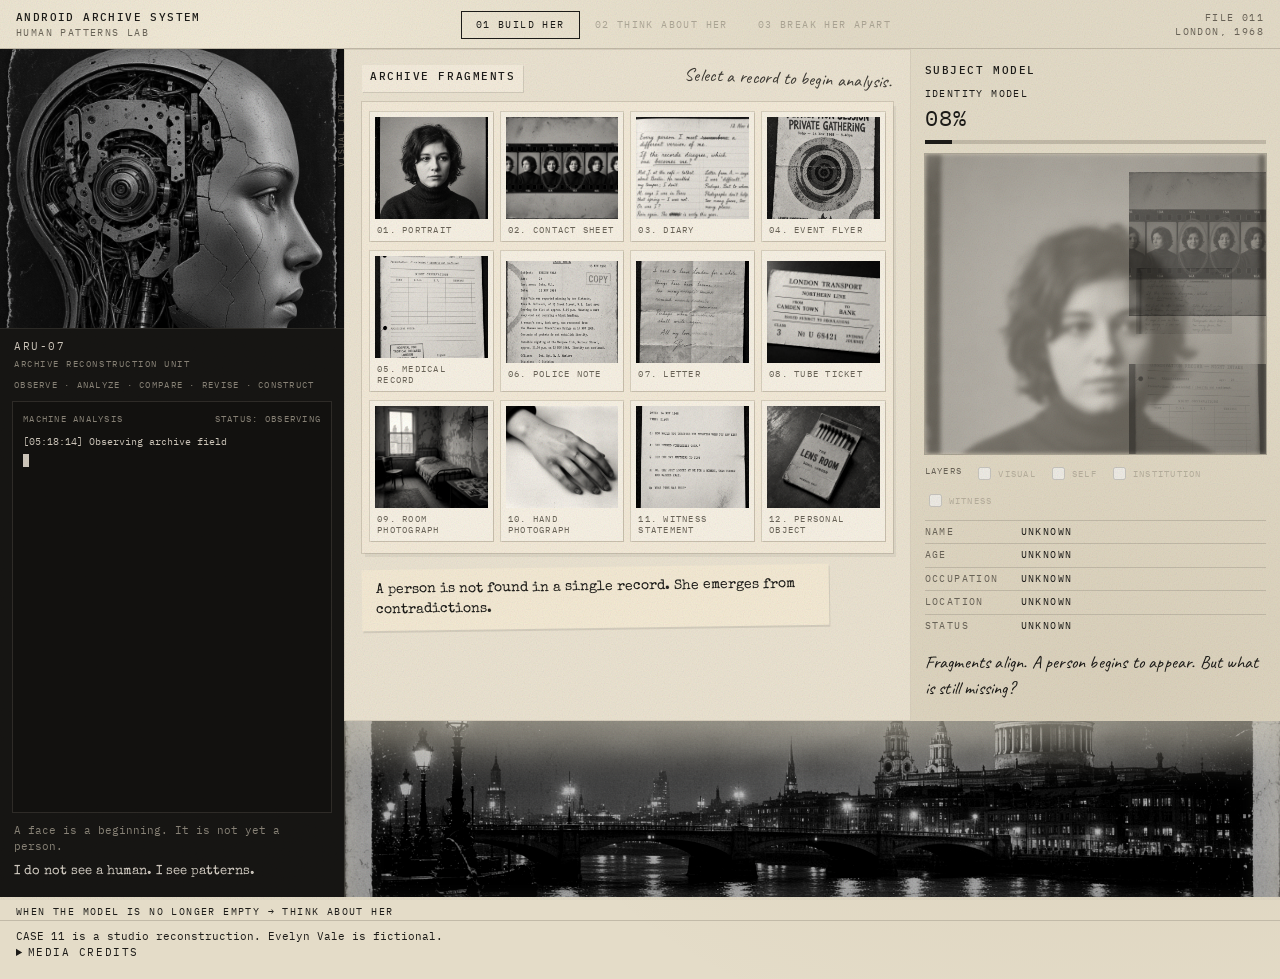
<file: index.html>
<!DOCTYPE html>
<html lang="en">
<head>
  <meta charset="utf-8">
  <meta name="viewport" content="width=device-width, initial-scale=1">
  <title>FILE 011 — Build her — CASE 11 Evelyn Vale</title>
  <link rel="preconnect" href="https://fonts.googleapis.com">
  <link rel="preconnect" href="https://fonts.gstatic.com" crossorigin>
  <link href="https://fonts.googleapis.com/css2?family=Caveat:wght@500&family=IBM+Plex+Mono:wght@400;500&family=Special+Elite&display=swap" rel="stylesheet">
  <link rel="stylesheet" href="css/style.css?v=15">
</head>
<body class="page-archive">
  <a class="skip" href="#main">Skip to archive</a>

  <header class="mast">
    <p><strong>Android Archive System</strong> Human Patterns Lab</p>
    <nav aria-label="Case stages">
      <ol class="storyline">
        <li><a href="index.html" aria-current="step">01 Build her</a></li>
        <li class="is-ahead"><a href="reconstruction.html">02 Think about her</a></li>
        <li class="is-ahead"><a href="no-original.html">03 Break her apart</a></li>
      </ol>
    </nav>
    <p class="mast-file">File 011<br>London, 1968</p>
  </header>

  <main id="main" class="board">
    <aside class="machine" data-machine>
      <figure>
        <img src="images/unit/aru-07-profile.jpg" alt="Graphite profile of reconstruction unit ARU-07, mechanical interior exposed, analog print.">
      </figure>
      <p class="machine-id">ARU-07<span>Archive reconstruction unit</span></p>
      <p class="machine-fn">Observe · Analyze · Compare · Revise · Construct</p>
      <section class="cog" aria-live="polite">
        <p class="cog-head"><span>Machine analysis</span><span data-status>Status: observing</span></p>
        <div class="cog-log" data-cog></div>
      </section>
      <p class="cog-note">A face is a beginning. It is not yet a person.</p>
      <p class="cog-quote" data-voice>I do not see a human. I see patterns.</p>
    </aside>

    <section class="stage">
      <header class="stage-head">
        <h1>Archive fragments</h1>
        <p class="hint">Select a record to begin analysis.</p>
      </header>
      <div class="frags">
        <button class="frag" type="button" data-id="portrait">
          <img src="images/archive/evelyn-portrait.jpg" alt="Black-and-white portrait of a young woman in a dark turtleneck, 1960s.">
          <span class="meta">Print · c. 1968</span>
          <span class="cap">01. Portrait</span>
        </button>
        <button class="frag" type="button" data-id="contact">
          <img src="images/archive/contact-sheet.jpg" alt="Photographic contact sheet of small film frames.">
          <span class="meta">Film sheet · six states</span>
          <span class="cap">02. Contact sheet</span>
        </button>
        <button class="frag" type="button" data-id="diary">
          <img src="images/archive/diary-page.jpg" alt="Handwritten diary page in ink on aged paper.">
          <span class="meta">Notebook · first person</span>
          <span class="cap">03. Diary</span>
        </button>
        <button class="frag" type="button" data-id="flyer">
          <img src="images/archive/event-flyer.jpg" alt="Worn 1960s event flyer for an underground performance.">
          <span class="meta">London · underground</span>
          <span class="cap">04. Event flyer</span>
        </button>
        <button class="frag" type="button" data-id="medical">
          <img src="images/archive/medical-form.jpg" alt="Medical form with typed fields and redacted lines.">
          <span class="meta">Hospital copy</span>
          <span class="cap">05. Medical record</span>
        </button>
        <button class="frag" type="button" data-id="police">
          <img src="images/archive/police-report.jpg" alt="Police report typed on official paper.">
          <span class="meta">Missing-person note</span>
          <span class="cap">06. Police note</span>
        </button>
        <button class="frag" type="button" data-id="letter">
          <img src="images/evidence/letter-sister.jpg" alt="Typewritten letter on thin paper.">
          <span class="meta">Family correspondence</span>
          <span class="cap">07. Letter</span>
        </button>
        <button class="frag" type="button" data-id="ticket">
          <img src="images/archive/tube-ticket.jpg" alt="London Underground ticket stub.">
          <span class="meta">Northern line stub</span>
          <span class="cap">08. Tube ticket</span>
        </button>
        <button class="frag" type="button" data-id="room">
          <img src="images/archive/empty-studio.jpg" alt="Empty room with a chair and daylight, no occupant.">
          <span class="meta">Scene after absence</span>
          <span class="cap">09. Room photograph</span>
        </button>
        <button class="frag" type="button" data-id="hand">
          <img src="images/evidence/hand-injury.jpg" alt="Photograph of a hand with a small injury.">
          <span class="meta">Body fragment</span>
          <span class="cap">10. Hand photograph</span>
        </button>
        <button class="frag" type="button" data-id="witness">
          <img src="images/evidence/witness-a.jpg" alt="Typewritten witness statement.">
          <span class="meta">Interview copy</span>
          <span class="cap">11. Witness statement</span>
        </button>
        <button class="frag" type="button" data-id="object">
          <img src="images/archive/matchbook.jpg" alt="Worn matchbook, a small personal object.">
          <span class="meta">Personal effect</span>
          <span class="cap">12. Personal object</span>
        </button>
      </div>
      <blockquote class="stage-quote">
        <p>A person is not found in a single record. She emerges from contradictions.</p>
      </blockquote>

      <aside class="inspect" data-inspect hidden>
        <div class="inspect-img"><img alt=""></div>
        <div class="inspect-panel">
          <p class="inspect-status" data-istatus></p>
          <div data-body></div>
          <button class="inspect-close" type="button" data-close>Close record</button>
        </div>
      </aside>
    </section>

    <aside class="subject" data-model data-clarity="0">
      <h2>Subject model</h2>
      <p class="subject-pct">Identity model <strong data-pct>08%</strong></p>
      <p class="bar" aria-hidden="true"><span data-bar></span></p>
      <figure class="subject-face">
        <img class="base" src="images/archive/evelyn-portrait.jpg" alt="Incomplete reconstruction of Evelyn’s face.">
        <img class="base-b" src="images/archive/evelyn-portrait.jpg" alt="">
        <img class="scrap scrap-a" src="images/archive/contact-sheet.jpg" alt="">
        <img class="scrap scrap-b" src="images/archive/medical-form.jpg" alt="">
        <img class="scrap scrap-c" src="images/archive/diary-page.jpg" alt="">
      </figure>
      <form class="layers" data-layer-form>
        <p>Layers</p>
        <label><input type="checkbox" value="VISUAL" disabled> <span>Visual</span></label>
        <label><input type="checkbox" value="SELF" disabled> <span>Self</span></label>
        <label><input type="checkbox" value="INSTITUTION" disabled> <span>Institution</span></label>
        <label><input type="checkbox" value="WITNESS" disabled> <span>Witness</span></label>
      </form>
      <dl class="sheet">
        <div><dt>Name</dt><dd data-f="name">Unknown</dd></div>
        <div><dt>Age</dt><dd data-f="age">Unknown</dd></div>
        <div><dt>Occupation</dt><dd data-f="occupation">Unknown</dd></div>
        <div><dt>Location</dt><dd data-f="location">Unknown</dd></div>
        <div><dt>Status</dt><dd data-f="status">Unknown</dd></div>
      </dl>
      <p class="subject-hand">Fragments align. A person begins to appear. But what is still missing?</p>
    </aside>

    <figure class="city">
      <img src="images/archive/london-thames-night.jpg" alt="Night photograph of the Thames and St Paul’s, late 1960s, analog print.">
    </figure>
  </main>

  <p class="continue"><a href="reconstruction.html">When the model is no longer empty → think about her</a></p>

  <footer class="site-footer">
    <p>CASE 11 is a studio reconstruction. Evelyn Vale is fictional.</p>
    <details>
      <summary>Media credits</summary>
      <ul class="credits-list">
        <li>ARU-07 profile — generated analog still for this project.</li>
        <li>Portrait, contact sheet, diary, medical form, police note, flyer, ticket, room, matchbook — project archive stills.</li>
        <li>London night river — generated analog still after 1960s Thames / St Paul’s photographs. Street still (Fortepan / Wikimedia Commons, CC BY-SA 3.0) remains in the archive.</li>
        <li>Letter, hand, witness pages — project evidence stills.</li>
      </ul>
    </details>
  </footer>
  <script src="js/script.js?v=15"></script>
</body>
</html>
</file>
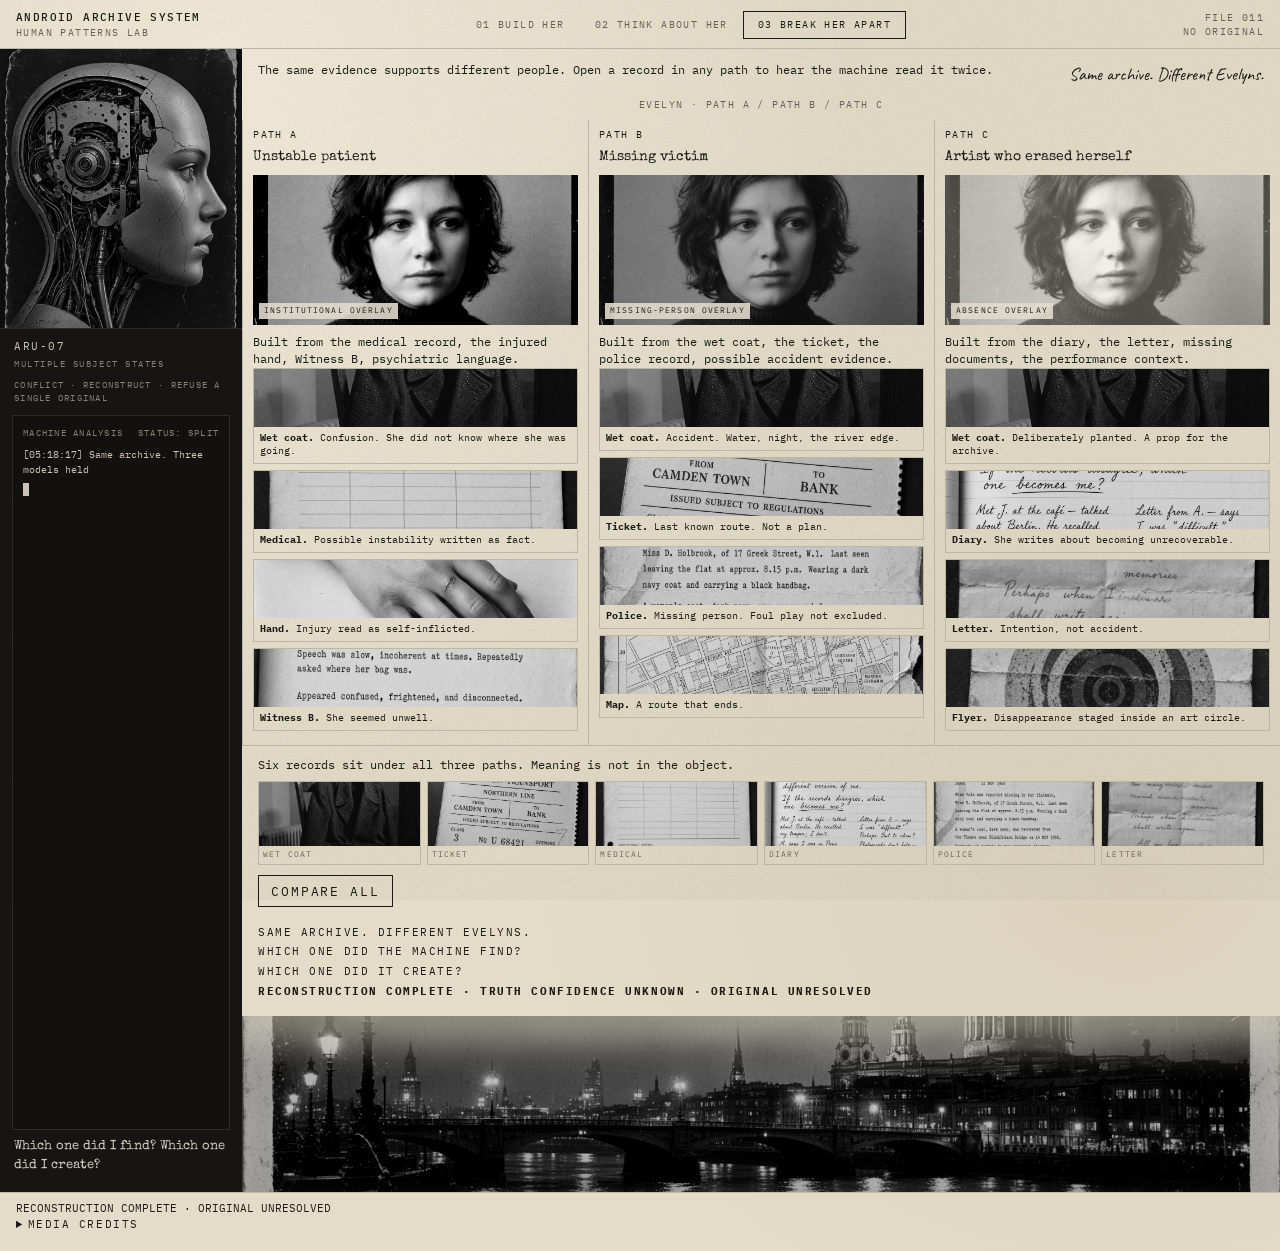
<file: no-original.html>
<!DOCTYPE html>
<html lang="en">
<head>
  <meta charset="utf-8">
  <meta name="viewport" content="width=device-width, initial-scale=1">
  <title>FILE 011 — Break her apart — CASE 11 Evelyn Vale</title>
  <link rel="preconnect" href="https://fonts.googleapis.com">
  <link rel="preconnect" href="https://fonts.gstatic.com" crossorigin>
  <link href="https://fonts.googleapis.com/css2?family=Caveat:wght@500&family=IBM+Plex+Mono:wght@400;500&family=Special+Elite&display=swap" rel="stylesheet">
  <link rel="stylesheet" href="css/style.css?v=15">
</head>
<body class="page-none">
  <a class="skip" href="#main">Skip to reconstructions</a>

  <header class="mast">
    <p><strong>Android Archive System</strong> Human Patterns Lab</p>
    <nav aria-label="Case stages">
      <ol class="storyline">
        <li class="is-past"><a href="index.html">01 Build her</a></li>
        <li class="is-past"><a href="reconstruction.html">02 Think about her</a></li>
        <li><a href="no-original.html" aria-current="step">03 Break her apart</a></li>
      </ol>
    </nav>
    <p class="mast-file">File 011<br>No original</p>
  </header>

  <main id="main" class="board-break" data-branch>
    <aside class="machine" data-machine>
      <figure>
        <img src="images/unit/aru-07-profile.jpg" alt="ARU-07 in profile, unable to hold a single original.">
      </figure>
      <p class="machine-id">ARU-07<span>Multiple subject states</span></p>
      <p class="machine-fn">Conflict · Reconstruct · Refuse a single original</p>
      <section class="cog" aria-live="polite">
        <p class="cog-head"><span>Machine analysis</span><span data-status>Status: split</span></p>
        <div class="cog-log" data-cog></div>
      </section>
      <p class="cog-quote" data-voice>Which one did I find? Which one did I create?</p>
    </aside>

    <header class="break-lead">
      <p>The same evidence supports different people. Open a record in any path to hear the machine read it twice.</p>
      <p class="hand">Same archive. Different Evelyns.</p>
    </header>
    <p class="fork">Evelyn · path A / path B / path C</p>

    <section class="path path-a" aria-labelledby="path-a">
      <h2 id="path-a">Path A</h2>
      <p class="who">Unstable patient</p>
      <figure class="face">
        <img src="images/archive/evelyn-portrait.jpg" alt="Evelyn as read by the hospital.">
        <figcaption>Institutional overlay</figcaption>
      </figure>
      <p>Built from the medical record, the injured hand, Witness B, psychiatric language.</p>
      <div class="same-ev">
        <button type="button" data-id="coat" data-read="a"><img src="images/evidence/wet-coat.jpg" alt="Wet coat as confusion."><p><strong>Wet coat.</strong> Confusion. She did not know where she was going.</p></button>
        <button type="button" data-id="medical" data-read="a"><img src="images/archive/medical-form.jpg" alt="Medical form as diagnosis."><p><strong>Medical.</strong> Possible instability written as fact.</p></button>
        <button type="button" data-id="hand" data-read="a"><img src="images/evidence/hand-injury.jpg" alt="Hand as self-harm reading."><p><strong>Hand.</strong> Injury read as self-inflicted.</p></button>
        <button type="button" data-id="witness-b" data-read="a"><img src="images/evidence/witness-b.jpg" alt="Witness B."><p><strong>Witness B.</strong> She seemed unwell.</p></button>
      </div>
    </section>

    <section class="path path-b" aria-labelledby="path-b">
      <h2 id="path-b">Path B</h2>
      <p class="who">Missing victim</p>
      <figure class="face">
        <img src="images/archive/evelyn-portrait.jpg" alt="Evelyn as circulated by police.">
        <figcaption>Missing-person overlay</figcaption>
      </figure>
      <p>Built from the wet coat, the ticket, the police record, possible accident evidence.</p>
      <div class="same-ev">
        <button type="button" data-id="coat" data-read="b"><img src="images/evidence/wet-coat.jpg" alt="Wet coat as accident."><p><strong>Wet coat.</strong> Accident. Water, night, the river edge.</p></button>
        <button type="button" data-id="ticket" data-read="b"><img src="images/archive/tube-ticket.jpg" alt="Ticket as last movement."><p><strong>Ticket.</strong> Last known route. Not a plan.</p></button>
        <button type="button" data-id="police" data-read="b"><img src="images/archive/police-report.jpg" alt="Police as missing file."><p><strong>Police.</strong> Missing person. Foul play not excluded.</p></button>
        <button type="button" data-id="map" data-read="b"><img src="images/evidence/map-fragment.jpg" alt="Map as path that ends."><p><strong>Map.</strong> A route that ends.</p></button>
      </div>
    </section>

    <section class="path path-c" aria-labelledby="path-c">
      <h2 id="path-c">Path C</h2>
      <p class="who">Artist who erased herself</p>
      <figure class="face">
        <img src="images/archive/evelyn-portrait.jpg" alt="Evelyn fading as artwork.">
        <figcaption>Absence overlay</figcaption>
      </figure>
      <p>Built from the diary, the letter, missing documents, the performance context.</p>
      <div class="same-ev">
        <button type="button" data-id="coat" data-read="c"><img src="images/evidence/wet-coat.jpg" alt="Wet coat as planted evidence."><p><strong>Wet coat.</strong> Deliberately planted. A prop for the archive.</p></button>
        <button type="button" data-id="diary" data-read="c"><img src="images/archive/diary-page.jpg" alt="Diary as instruction."><p><strong>Diary.</strong> She writes about becoming unrecoverable.</p></button>
        <button type="button" data-id="letter" data-read="c"><img src="images/evidence/letter-sister.jpg" alt="Letter as planned leaving."><p><strong>Letter.</strong> Intention, not accident.</p></button>
        <button type="button" data-id="flyer" data-read="c"><img src="images/archive/event-flyer.jpg" alt="Flyer as performance."><p><strong>Flyer.</strong> Disappearance staged inside an art circle.</p></button>
      </div>
    </section>

    <section class="break-share">
      <p>Six records sit under all three paths. Meaning is not in the object.</p>
      <div class="share-strip">
        <figure><img src="images/evidence/wet-coat.jpg" alt="Shared wet coat."><figcaption>Wet coat</figcaption></figure>
        <figure><img src="images/archive/tube-ticket.jpg" alt="Shared ticket."><figcaption>Ticket</figcaption></figure>
        <figure><img src="images/archive/medical-form.jpg" alt="Shared medical form."><figcaption>Medical</figcaption></figure>
        <figure><img src="images/archive/diary-page.jpg" alt="Shared diary."><figcaption>Diary</figcaption></figure>
        <figure><img src="images/archive/police-report.jpg" alt="Shared police report."><figcaption>Police</figcaption></figure>
        <figure><img src="images/evidence/letter-sister.jpg" alt="Shared letter."><figcaption>Letter</figcaption></figure>
      </div>
      <p><button class="compare" type="button" data-compare>Compare all</button></p>
    </section>

    <div class="overlap" data-overlap hidden>
      <img src="images/archive/evelyn-portrait.jpg" alt="Path A overlay.">
      <img src="images/archive/evelyn-eye-l.jpg" alt="Path B overlay.">
      <img src="images/archive/evelyn-eye-r.jpg" alt="Path C overlay.">
      <p class="lab"><span>Patient</span><span>Victim</span><span>Artist</span></p>
    </div>

    <section class="break-final">
      <p>Same archive. Different Evelyns.</p>
      <p>Which one did the machine find?</p>
      <p>Which one did it create?</p>
      <p><strong>Reconstruction complete · truth confidence unknown · original unresolved</strong></p>
    </section>

    <figure class="city">
      <img src="images/archive/london-thames-night.jpg" alt="Night photograph of the Thames and St Paul’s, late 1960s.">
    </figure>
  </main>

  <aside class="inspect" data-inspect hidden>
    <div class="inspect-img"><img alt=""></div>
    <div class="inspect-panel">
      <p class="inspect-status" data-istatus></p>
      <div data-body></div>
      <button class="inspect-close" type="button" data-close>Close record</button>
    </div>
  </aside>

  <footer class="site-footer">
    <p>RECONSTRUCTION COMPLETE · ORIGINAL UNRESOLVED</p>
    <details>
      <summary>Media credits</summary>
      <ul class="credits-list">
        <li>ARU-07 profile — generated analog still for this project.</li>
        <li>Evelyn Vale and CASE 11 are fictional. Credits describe media files only.</li>
      </ul>
    </details>
  </footer>
  <script src="js/script.js?v=15"></script>
</body>
</html>
</file>
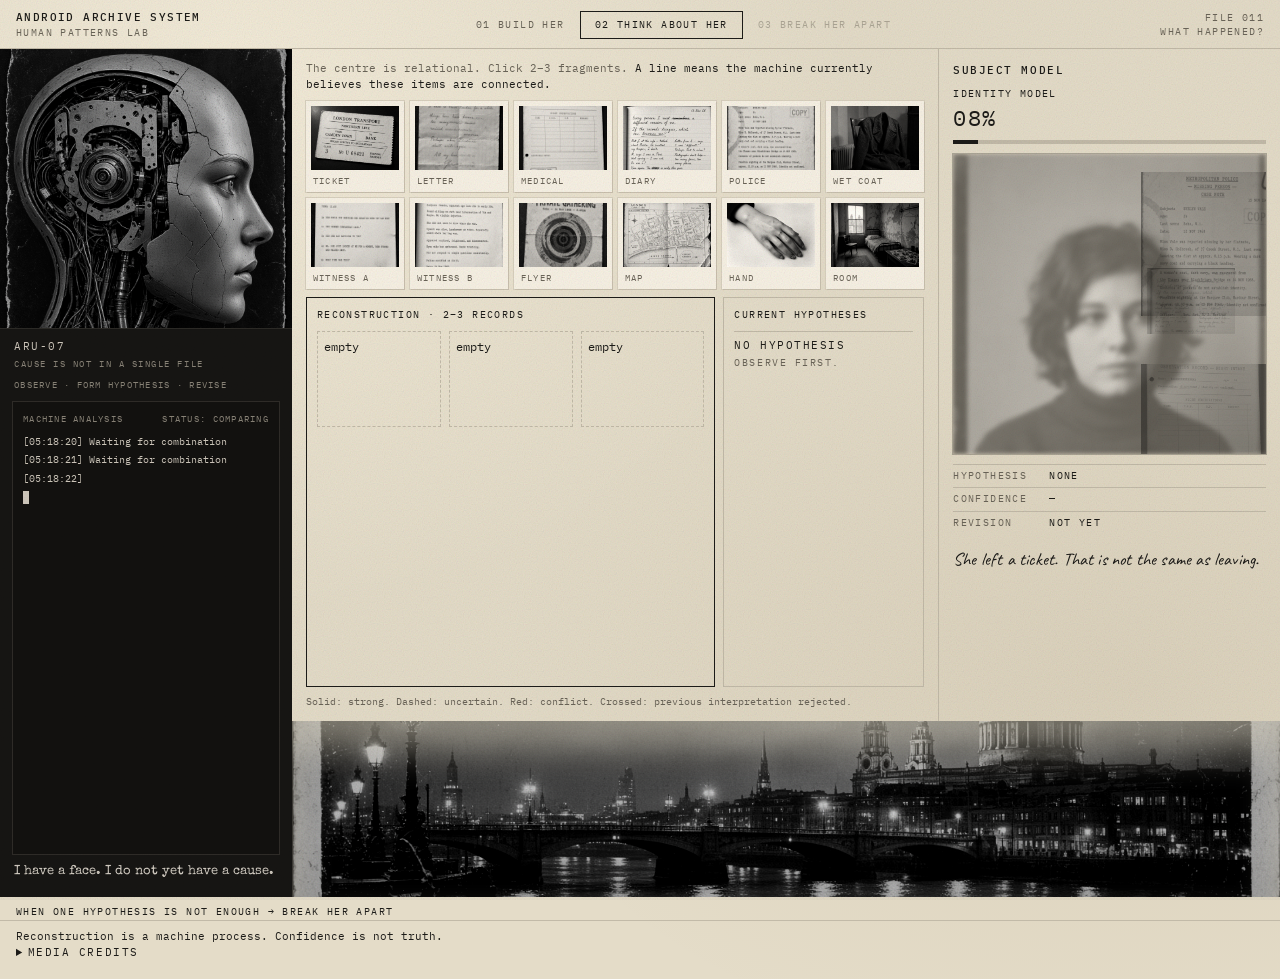
<file: reconstruction.html>
<!DOCTYPE html>
<html lang="en">
<head>
  <meta charset="utf-8">
  <meta name="viewport" content="width=device-width, initial-scale=1">
  <title>FILE 011 — Think about her — CASE 11 Evelyn Vale</title>
  <link rel="preconnect" href="https://fonts.googleapis.com">
  <link rel="preconnect" href="https://fonts.gstatic.com" crossorigin>
  <link href="https://fonts.googleapis.com/css2?family=Caveat:wght@500&family=IBM+Plex+Mono:wght@400;500&family=Special+Elite&display=swap" rel="stylesheet">
  <link rel="stylesheet" href="css/style.css?v=15">
</head>
<body class="page-recon">
  <a class="skip" href="#main">Skip to reconstruction</a>

  <header class="mast">
    <p><strong>Android Archive System</strong> Human Patterns Lab</p>
    <nav aria-label="Case stages">
      <ol class="storyline">
        <li class="is-past"><a href="index.html">01 Build her</a></li>
        <li><a href="reconstruction.html" aria-current="step">02 Think about her</a></li>
        <li class="is-ahead"><a href="no-original.html">03 Break her apart</a></li>
      </ol>
    </nav>
    <p class="mast-file">File 011<br>What happened?</p>
  </header>

  <main id="main" class="board-think">
    <aside class="machine" data-machine>
      <figure>
        <img src="images/unit/aru-07-profile.jpg" alt="ARU-07 in profile, reading connections between records.">
      </figure>
      <p class="machine-id">ARU-07<span>Cause is not in a single file</span></p>
      <p class="machine-fn">Observe · Form hypothesis · Revise</p>
      <section class="cog" aria-live="polite">
        <p class="cog-head"><span>Machine analysis</span><span data-status>Status: comparing</span></p>
        <div class="cog-log" data-cog></div>
      </section>
      <p class="cog-quote" data-voice>I have a face. I do not yet have a cause.</p>
    </aside>

    <section class="relate">
      <svg class="links" data-links aria-hidden="true"></svg>
      <p class="relate-lead">The centre is relational. Click 2–3 fragments. <strong>A line means the machine currently believes these items are connected.</strong></p>
      <div class="evidence" aria-label="Evidence fragments">
        <button class="frag" type="button" data-id="ticket"><img src="images/archive/tube-ticket.jpg" alt="London Underground ticket stub."><span class="meta">Movement</span><span class="cap">Ticket</span></button>
        <button class="frag" type="button" data-id="letter"><img src="images/evidence/letter-sister.jpg" alt="Typewritten letter."><span class="meta">Intention</span><span class="cap">Letter</span></button>
        <button class="frag" type="button" data-id="medical"><img src="images/archive/medical-form.jpg" alt="Medical form."><span class="meta">Diagnosis</span><span class="cap">Medical</span></button>
        <button class="frag" type="button" data-id="diary"><img src="images/archive/diary-page.jpg" alt="Diary page."><span class="meta">Self</span><span class="cap">Diary</span></button>
        <button class="frag" type="button" data-id="police"><img src="images/archive/police-report.jpg" alt="Police report."><span class="meta">Legal file</span><span class="cap">Police</span></button>
        <button class="frag" type="button" data-id="coat"><img src="images/evidence/wet-coat.jpg" alt="Wet coat."><span class="meta">Object</span><span class="cap">Wet coat</span></button>
        <button class="frag" type="button" data-id="witness-a"><img src="images/evidence/witness-a.jpg" alt="Witness A."><span class="meta">Calm</span><span class="cap">Witness A</span></button>
        <button class="frag" type="button" data-id="witness-b"><img src="images/evidence/witness-b.jpg" alt="Witness B."><span class="meta">Confused</span><span class="cap">Witness B</span></button>
        <button class="frag" type="button" data-id="flyer"><img src="images/archive/event-flyer.jpg" alt="Event flyer."><span class="meta">Art circle</span><span class="cap">Flyer</span></button>
        <button class="frag" type="button" data-id="map"><img src="images/evidence/map-fragment.jpg" alt="Map fragment."><span class="meta">Route</span><span class="cap">Map</span></button>
        <button class="frag" type="button" data-id="hand"><img src="images/evidence/hand-injury.jpg" alt="Injured hand."><span class="meta">Injury</span><span class="cap">Hand</span></button>
        <button class="frag" type="button" data-id="room"><img src="images/archive/empty-studio.jpg" alt="Empty room."><span class="meta">Absence</span><span class="cap">Room</span></button>
      </div>

      <section class="well" aria-labelledby="well-title">
        <h2 id="well-title">Reconstruction · 2–3 records</h2>
        <div class="pins" data-pins>
          <div class="pin" data-slot="0"><p>empty</p></div>
          <div class="pin" data-slot="1"><p>empty</p></div>
          <div class="pin" data-slot="2"><p>empty</p></div>
        </div>
      </section>

      <aside class="hyps-wrap">
        <h2>Current hypotheses</h2>
        <div class="hyps" data-hyps></div>
      </aside>

      <p class="relate-note">Solid: strong. Dashed: uncertain. Red: conflict. Crossed: previous interpretation rejected.</p>

      <aside class="inspect" data-inspect hidden>
        <div class="inspect-img"><img alt=""></div>
        <div class="inspect-panel">
          <p class="inspect-status" data-istatus></p>
          <div data-body></div>
          <button class="inspect-close" type="button" data-close>Close record</button>
        </div>
      </aside>
    </section>

    <aside class="subject" data-judge data-clarity="0">
      <h2>Subject model</h2>
      <p class="subject-pct">Identity model <strong data-pct>08%</strong></p>
      <p class="bar" aria-hidden="true"><span data-bar></span></p>
      <figure class="subject-face">
        <img class="base" src="images/archive/evelyn-portrait.jpg" alt="Evelyn’s portrait changing with the current hypothesis.">
        <img class="base-b" src="images/archive/evelyn-portrait.jpg" alt="">
        <img class="scrap scrap-a" src="images/archive/police-report.jpg" alt="">
        <img class="scrap scrap-b" src="images/archive/medical-form.jpg" alt="">
        <img class="scrap scrap-c" src="images/archive/diary-page.jpg" alt="">
      </figure>
      <dl class="sheet">
        <div><dt>Hypothesis</dt><dd data-f="hyp">None</dd></div>
        <div><dt>Confidence</dt><dd data-f="conf">—</dd></div>
        <div><dt>Revision</dt><dd data-f="rev">Not yet</dd></div>
      </dl>
      <p class="subject-hand" data-stamp>She left a ticket. That is not the same as leaving.</p>
    </aside>

    <figure class="city">
      <img src="images/archive/london-thames-night.jpg" alt="Night photograph of the Thames and St Paul’s, late 1960s.">
    </figure>
  </main>

  <p class="continue"><a href="no-original.html">When one hypothesis is not enough → break her apart</a></p>

  <footer class="site-footer">
    <p>Reconstruction is a machine process. Confidence is not truth.</p>
    <details>
      <summary>Media credits</summary>
      <ul class="credits-list">
        <li>ARU-07 profile — generated analog still for this project.</li>
        <li>Archive and evidence stills as listed on page 1.</li>
      </ul>
    </details>
  </footer>
  <script src="js/script.js?v=15"></script>
</body>
</html>
</file>
<file: css/style.css>
/* CASE 11 — analog archive × machine cognition.
   Grids stay different: .board / .board-think / .board-break */

:root {
  --bg: #e7e0d2;
  --ink: #1c1b18;
  --dim: #6a6458;
  --line: #c2baa8;
  --alert: #7a2e2e;
  --machine: #161513;
  --machine-ink: #cfc8bc;
  --machine-dim: #8a8478;
  --sys: "IBM Plex Mono", ui-monospace, Menlo, monospace;
  --type: "Special Elite", "Courier New", monospace;
  --hand: "Caveat", "Segoe Script", cursive;
}

*, *::before, *::after { box-sizing: border-box; }

html { scroll-behavior: smooth; }

body {
  margin: 0;
  min-height: 100vh;
  background:
    radial-gradient(ellipse at 18% 8%, rgba(255, 248, 230, 0.55), transparent 42%),
    radial-gradient(ellipse at 88% 70%, rgba(120, 90, 50, 0.08), transparent 40%),
    #e4dcc8;
  color: var(--ink);
  font-family: var(--sys);
  font-size: 12px;
  line-height: 1.45;
}

body::before {
  content: "";
  position: fixed;
  inset: 0;
  pointer-events: none;
  z-index: 30;
  opacity: 0.32;
  mix-blend-mode: multiply;
  background-image: url("data:image/svg+xml;utf8,<svg xmlns='http://www.w3.org/2000/svg' width='140' height='140'><filter id='n'><feTurbulence type='fractalNoise' baseFrequency='0.85' numOctaves='2' stitchTiles='stitch'/></filter><rect width='100%' height='100%' filter='url(%23n)' opacity='0.55'/></svg>");
}

img { max-width: 100%; display: block; }
a { color: inherit; text-decoration: none; }
a:hover { text-decoration: underline; text-underline-offset: 0.2em; }
h1, h2, h3, p, ol, ul, figure, blockquote, dl, dt, dd { margin: 0; }

button {
  font-family: inherit;
  color: inherit;
  background: none;
  border: 0;
  padding: 0;
  cursor: pointer;
  text-align: left;
}

.skip { position: absolute; left: -999px; }
.skip:focus { left: 8px; top: 8px; z-index: 50; background: var(--bg); padding: 6px; }

.caps,
.mast, .machine-id, .machine-fn, .cog-head, .stage-head h1,
.frag .cap, .frag .meta, .subject h2, .subject-pct, .layers,
.sheet, .inspect-status, .inspect-panel h2, .inspect-close,
.well h2, .hyps-wrap h2, .hyp, .fork, .path h2, .path .face figcaption,
.share-strip figcaption, .compare, .overlap .lab, .break-final,
.site-footer summary, .continue {
  letter-spacing: 0.14em;
  text-transform: uppercase;
}

/* Header */
.mast {
  display: grid;
  grid-template-columns: minmax(180px, 0.7fr) minmax(0, 1.6fr) minmax(140px, 0.5fr);
  align-items: center;
  gap: 8px 16px;
  padding: 10px 16px 8px;
  border-bottom: 1px solid var(--line);
  font-size: 10px;
  color: var(--dim);
}

.mast strong { display: block; color: var(--ink); font-weight: 500; font-size: 11px; }
.mast-file { text-align: right; }

.storyline { list-style: none; display: flex; justify-content: center; padding: 0; }
.storyline a { display: block; padding: 6px 14px; border: 1px solid transparent; }
.storyline a[aria-current="step"] { color: var(--ink); border-color: var(--ink); text-decoration: none; }
.storyline .is-ahead a { opacity: 0.45; }

/* PAGE 1 grid */
.board, .board-think, .board-break {
  min-height: calc(100vh - 52px);
  position: relative;
  z-index: 1;
}

.board {
  display: grid;
  grid-template-columns: minmax(250px, 0.82fr) minmax(0, 1.35fr) minmax(250px, 0.88fr);
  grid-template-rows: minmax(620px, 1fr) auto;
}

.board .machine { grid-column: 1; grid-row: 1 / -1; }
.board .stage { grid-column: 2; grid-row: 1; }
.board .subject { grid-column: 3; grid-row: 1; }
.board .city { grid-column: 2 / -1; grid-row: 2; }

/* Machine */
.machine {
  background: var(--machine);
  color: var(--machine-ink);
  padding: 0 0 16px;
  display: flex;
  flex-direction: column;
  min-height: 100%;
}

.machine figure { margin: 0; overflow: hidden; max-height: 280px; border-bottom: 1px solid #2c2a26; }
.machine figure img {
  width: 100%;
  height: 280px;
  object-fit: cover;
  object-position: 40% 20%;
  filter: grayscale(1) contrast(1.05);
}
.machine.is-live figure img { filter: grayscale(1) contrast(1.12) brightness(1.04); }

.machine-id { padding: 10px 14px 8px; font-size: 11px; }
.machine-id span { display: block; color: var(--machine-dim); font-size: 9px; margin-top: 2px; }
.machine-fn { padding: 0 14px 10px; font-size: 9px; color: var(--machine-dim); }

.cog {
  margin: 0 12px;
  padding: 10px 10px 12px;
  border: 1px solid #2f2c28;
  background: #12110f;
  flex: 1;
  min-height: 220px;
}

.cog-head {
  display: flex;
  justify-content: space-between;
  font-size: 9px;
  color: var(--machine-dim);
  margin-bottom: 8px;
}

.cog-log {
  font-size: 10px;
  line-height: 1.55;
  min-height: 8em;
  max-height: 240px;
  overflow: auto;
}

.cog-log p { margin: 0 0 0.3em; }
.cog-log::after {
  content: "█";
  display: inline-block;
  width: 0.65em;
  animation: cog-blink 1s steps(1) infinite;
}

@keyframes cog-blink { 50% { opacity: 0; } }

.cog-note { margin: 10px 14px 0; font-size: 11px; color: var(--machine-dim); }
.cog-quote { margin: 8px 14px 0; font-family: var(--type); font-size: 13px; color: #d4cec4; }

/* Archive board */
.stage {
  position: relative;
  padding: 16px 18px 14px;
  background: #ebe3d1;
  box-shadow: inset 0 0 0 1px rgba(80, 70, 50, 0.12);
}

.stage::before {
  content: "visual input";
  position: absolute;
  left: -8px;
  top: 118px;
  z-index: 2;
  font-size: 8px;
  letter-spacing: 0.16em;
  text-transform: uppercase;
  color: var(--dim);
  transform: rotate(-90deg);
  transform-origin: left top;
}

.stage-head { display: flex; justify-content: space-between; gap: 12px; margin-bottom: 10px; }
.stage-head h1 {
  font-size: 11px;
  font-weight: 500;
  padding: 4px 8px;
  background: #f4ecdc;
  box-shadow: 1px 1px 0 rgba(28, 27, 24, 0.12);
}

.hint {
  font-family: var(--hand);
  font-size: 18px;
  letter-spacing: 0.02em;
  text-transform: none;
  color: #3d3a34;
  max-width: 12em;
  text-align: right;
  transform: rotate(2deg);
}

.frags {
  display: grid;
  grid-template-columns: repeat(4, minmax(0, 1fr));
  gap: 10px 8px;
  padding: 10px 8px 12px;
  background: #f3ead8;
  box-shadow: 0 0 0 1px rgba(90, 80, 60, 0.18), 3px 4px 0 rgba(28, 27, 24, 0.06);
}

.frag {
  background: #f7f1e4;
  position: relative;
  overflow: hidden;
  padding: 5px 5px 0;
  box-shadow: 1px 1px 0 #c9c0ae, 0 0 0 1px #d8d0be;
  transition: transform 0.15s ease, box-shadow 0.15s ease;
}

.frag:hover {
  transform: translateY(-3px) rotate(-0.4deg);
  box-shadow: 2px 4px 0 rgba(28, 27, 24, 0.16);
  text-decoration: none;
}

.frag img {
  width: 100%;
  height: 102px;
  object-fit: cover;
  filter: grayscale(1) contrast(1.08) sepia(0.12);
}

.frag .meta {
  display: none;
  position: absolute;
  left: 6px;
  right: 6px;
  bottom: 24px;
  font-size: 8px;
  background: rgba(247, 241, 228, 0.94);
  padding: 2px 4px;
}

.frag:hover .meta { display: block; }
.frag .cap { display: block; padding: 5px 2px 6px; font-size: 9px; color: var(--dim); }
.frag.is-read { outline: 1px solid var(--ink); }
.frag.is-open { outline: 1px solid var(--alert); }

.stage-quote {
  margin-top: 14px;
  padding: 10px 14px;
  width: 88%;
  background: #f4ead4;
  font-family: var(--type);
  font-size: 14px;
  transform: rotate(-0.8deg);
  box-shadow: 1px 2px 0 rgba(28, 27, 24, 0.1);
}

.city { height: 176px; overflow: hidden; position: relative; }
.city::after {
  content: "";
  position: absolute;
  inset: 0;
  z-index: 1;
  pointer-events: none;
  box-shadow: inset 0 28px 36px rgba(228, 220, 200, 0.55);
}
.city img {
  width: 100%;
  height: 176px;
  object-fit: cover;
  object-position: 50% 58%;
  filter: grayscale(1) contrast(1.2) brightness(0.82);
}

/* Subject */
.subject { padding: 14px; }
.subject h2 { font-size: 11px; font-weight: 500; }
.subject-pct { margin: 8px 0 6px; font-size: 10px; }
.subject-pct strong { font-size: 22px; font-weight: 400; display: block; }
.bar { height: 4px; background: var(--line); margin-bottom: 10px; }
.bar > span { display: block; height: 100%; background: var(--ink); width: 8%; }

.subject-face {
  position: relative;
  height: 300px;
  overflow: hidden;
  background: #cfc6b4;
  margin-bottom: 10px;
  box-shadow: 0 0 0 1px rgba(28, 27, 24, 0.28);
}

.subject-face img {
  position: absolute;
  inset: 0;
  width: 100%;
  height: 100%;
  object-fit: cover;
  object-position: 50% 18%;
  filter: grayscale(1);
}

.subject-face .base { opacity: 0.62; filter: grayscale(1) contrast(1.05) blur(1.6px); }
.subject-face .base-b { display: none; }
.subject-face .scrap { mix-blend-mode: multiply; opacity: 0.55; }
.subject-face .scrap-a { width: 46%; height: 48%; left: auto; right: -6%; top: 6%; }
.subject-face .scrap-b { width: 40%; height: 34%; top: auto; bottom: -4%; left: auto; right: 0; opacity: 0.42; }
.subject-face .scrap-c { width: 28%; height: 22%; left: auto; right: 10%; top: 38%; opacity: 0.35; }

.subject[data-clarity="0"] .base { opacity: 0.5; filter: grayscale(1) contrast(1.08) blur(2.2px); }
.subject[data-clarity="1"] .base { opacity: 0.72; filter: grayscale(1) blur(1px); }
.subject[data-clarity="2"] .base { opacity: 0.86; filter: grayscale(1) blur(0.4px); }
.subject[data-clarity="2"] .scrap,
.subject[data-clarity="3"] .scrap { opacity: 0.28; }
.subject[data-clarity="3"] .base { opacity: 0.94; filter: grayscale(1); }
.subject[data-clarity="4"] .base { opacity: 1; filter: grayscale(1); }
.subject[data-clarity="4"] .scrap { opacity: 0.16; }

.subject.is-conflict .base { clip-path: polygon(0 0, 58% 0, 42% 100%, 0 100%); }
.subject.is-conflict .base-b {
  display: block;
  clip-path: polygon(58% 0, 100% 0, 100% 100%, 42% 100%);
  transform: translateX(10px);
  opacity: 0.65;
  filter: grayscale(1) contrast(1.3);
}

.subject.model--crisis .base { filter: grayscale(1) contrast(1.35); }
.subject.model--erasure .base { opacity: 0.32; filter: grayscale(1) brightness(1.25); }
.subject.model--institution .base { width: 52%; height: 52%; left: 6%; top: 24%; }

.layers { display: flex; flex-wrap: wrap; gap: 8px 12px; margin: 0 0 10px; font-size: 9px; color: var(--dim); }
.layers label { display: flex; gap: 4px; align-items: center; }
.layers input:disabled + span { opacity: 0.35; }
.subject.layer-off-VISUAL .base { opacity: 0.08; }
.subject.layer-off-SELF .scrap-c,
.subject.layer-off-INSTITUTION .scrap-b,
.subject.layer-off-WITNESS .scrap-a { display: none; }

.sheet { font-size: 10px; }
.sheet div { display: grid; grid-template-columns: 92px 1fr; gap: 4px; border-top: 1px solid var(--line); padding: 4px 0; }
.sheet dt { color: var(--dim); }
.subject-hand { margin-top: 12px; font-family: var(--hand); font-size: 18px; text-transform: none; letter-spacing: 0.01em; }

/* Lightbox (stays in the center column) */
.inspect {
  position: absolute;
  inset: 8px;
  z-index: 12;
  display: grid;
  grid-template-columns: minmax(0, 1.55fr) minmax(180px, 0.7fr);
  background: rgba(231, 224, 210, 0.97);
  border: 1px solid var(--ink);
}

.inspect[hidden] { display: none; }
.inspect-img { display: flex; align-items: center; justify-content: center; padding: 12px; }
.inspect-img img { max-height: 70vh; max-width: 100%; object-fit: contain; filter: grayscale(1); border: 1px solid var(--line); }
.inspect-panel { border-left: 1px solid var(--ink); padding: 12px; overflow: auto; }
.inspect-status { font-size: 9px; min-height: 1.3em; margin-bottom: 10px; }
.inspect-panel h2 { font-size: 9px; font-weight: 400; color: var(--dim); margin: 10px 0 4px; }
.inspect-close { margin-top: 12px; border-bottom: 1px solid var(--ink); padding-bottom: 2px; }

.page-none > .inspect {
  position: fixed;
  top: 52px;
  left: min(34vw, 280px);
  right: 12px;
  bottom: 12px;
  inset: auto;
}

/* PAGE 2 grid */
.board-think {
  display: grid;
  grid-template-columns: minmax(230px, 0.7fr) minmax(0, 1.55fr) minmax(240px, 0.82fr);
  grid-template-rows: minmax(0, 1fr) auto;
}

.board-think .machine { grid-row: 1 / -1; }
.board-think .relate { grid-column: 2; grid-row: 1; }
.board-think .subject { grid-column: 3; grid-row: 1; border-left: 1px solid var(--line); }
.board-think .city { grid-column: 2 / -1; grid-row: 2; }

.relate {
  display: grid;
  grid-template-columns: repeat(6, minmax(0, 1fr));
  grid-template-rows: auto auto 1fr auto;
  gap: 8px;
  padding: 12px 14px;
  position: relative;
}

.links {
  position: absolute;
  inset: 0;
  z-index: 3;
  width: 100%;
  height: 100%;
  pointer-events: none;
}

.relate-lead { grid-column: 1 / -1; font-size: 11px; color: var(--dim); }
.relate-lead strong { color: var(--ink); font-weight: 400; }
.relate-note { grid-column: 1 / -1; font-size: 10px; color: var(--dim); }

.evidence { grid-column: 1 / -1; display: grid; grid-template-columns: repeat(6, minmax(0, 1fr)); gap: 6px; }
.evidence .frag img { height: 64px; }

.well { grid-column: 1 / 5; grid-row: 3; position: relative; border: 1px solid var(--ink); padding: 10px; min-height: 280px; }
.well h2, .hyps-wrap h2 { font-size: 10px; font-weight: 400; margin-bottom: 8px; }

.pins { position: relative; z-index: 2; display: grid; grid-template-columns: repeat(3, minmax(0, 1fr)); gap: 8px; }
.pin { border: 1px dashed var(--line); min-height: 96px; padding: 6px; }
.pin.is-on { border-style: solid; border-color: var(--ink); }
.pin img { width: 100%; height: 64px; object-fit: cover; filter: grayscale(1); }

.hyps-wrap { grid-column: 5 / 7; grid-row: 3; border: 1px solid var(--line); padding: 10px; }
.hyp { margin: 0 0 8px; padding: 6px 0; border-top: 1px solid var(--line); font-size: 11px; }
.hyp small { display: block; color: var(--dim); font-size: 10px; margin-top: 2px; }
.hyp.is-revised { color: var(--alert); }

/* PAGE 3 grid */
.board-break {
  display: grid;
  grid-template-columns: minmax(220px, 0.7fr) repeat(3, minmax(0, 1fr));
  grid-template-rows: auto auto 1fr auto auto auto;
}

.board-break .machine { grid-column: 1; grid-row: 1 / -1; }
.board-break .city,
.break-lead, .fork, .break-share, .overlap, .break-final { grid-column: 2 / -1; }

.break-lead { padding: 12px 16px 6px; display: flex; justify-content: space-between; gap: 16px; }
.break-lead .hand { font-family: var(--hand); font-size: 18px; text-transform: none; }
.fork { text-align: center; font-size: 10px; padding: 4px 16px 8px; color: var(--dim); }

.path { padding: 8px 10px 14px; border-left: 1px solid var(--line); }
.path h2 { font-size: 10px; font-weight: 400; }
.path .who { font-family: var(--type); font-size: 14px; margin: 4px 0 8px; }
.path .face { position: relative; margin-bottom: 8px; }
.path .face img { width: 100%; height: 150px; object-fit: cover; filter: grayscale(1); }
.path .face figcaption {
  position: absolute;
  left: 6px;
  bottom: 6px;
  font-size: 8px;
  background: rgba(231, 224, 210, 0.9);
  padding: 2px 5px;
}

.path-a .face img { filter: grayscale(1) contrast(1.3); }
.path-b .face img { filter: grayscale(1) brightness(0.82); }
.path-c .face img { filter: grayscale(1) brightness(1.22); opacity: 0.7; }

.same-ev { display: grid; gap: 6px; }
.same-ev button { width: 100%; border: 1px solid var(--line); }
.same-ev img { width: 100%; height: 58px; object-fit: cover; filter: grayscale(1); }
.same-ev p { padding: 4px 6px 6px; font-size: 10px; }

.break-share { padding: 10px 16px; border-top: 1px solid var(--line); }
.share-strip { display: grid; grid-template-columns: repeat(6, minmax(0, 1fr)); gap: 6px; margin-top: 8px; }
.share-strip figure { border: 1px solid var(--line); }
.share-strip img { height: 64px; width: 100%; object-fit: cover; filter: grayscale(1); }
.share-strip figcaption { font-size: 8px; padding: 3px 4px; color: var(--dim); }

.compare { display: inline-block; margin-top: 10px; border: 1px solid var(--ink); padding: 6px 12px; }

.overlap {
  display: none;
  position: relative;
  min-height: 260px;
  margin: 0 16px 12px;
  border: 1px solid var(--ink);
}

.board-break.is-compare .overlap { display: block; }
.board-break.is-compare .path { display: none; }

.overlap img {
  position: absolute;
  inset: 12px;
  width: calc(100% - 24px);
  height: calc(100% - 44px);
  object-fit: contain;
  filter: grayscale(1);
  mix-blend-mode: multiply;
  opacity: 0.55;
}

.overlap .lab {
  position: absolute;
  bottom: 8px;
  left: 12px;
  right: 12px;
  display: flex;
  justify-content: space-between;
  font-size: 9px;
}

.break-final { padding: 8px 16px 16px; font-size: 11px; }
.break-final p + p { margin-top: 0.35em; }

.site-footer { padding: 8px 16px 18px; border-top: 1px solid var(--line); font-size: 11px; position: relative; z-index: 1; }
.site-footer summary { cursor: pointer; }
.credits-list { margin: 8px 0 0; padding-left: 1.1em; max-width: 760px; }
.continue { margin: 8px 16px 0; font-size: 10px; }

@media (prefers-reduced-motion: reduce) {
  html, .frag, .cog-log::after { scroll-behavior: auto; transition: none; animation: none; }
}

@media (max-width: 980px) {
  .board, .board-think, .board-break, .mast, .frags, .evidence, .relate, .share-strip { display: block; }
  .machine figure img { height: 200px; }
  .inspect { grid-template-columns: 1fr; }
}
</file>
